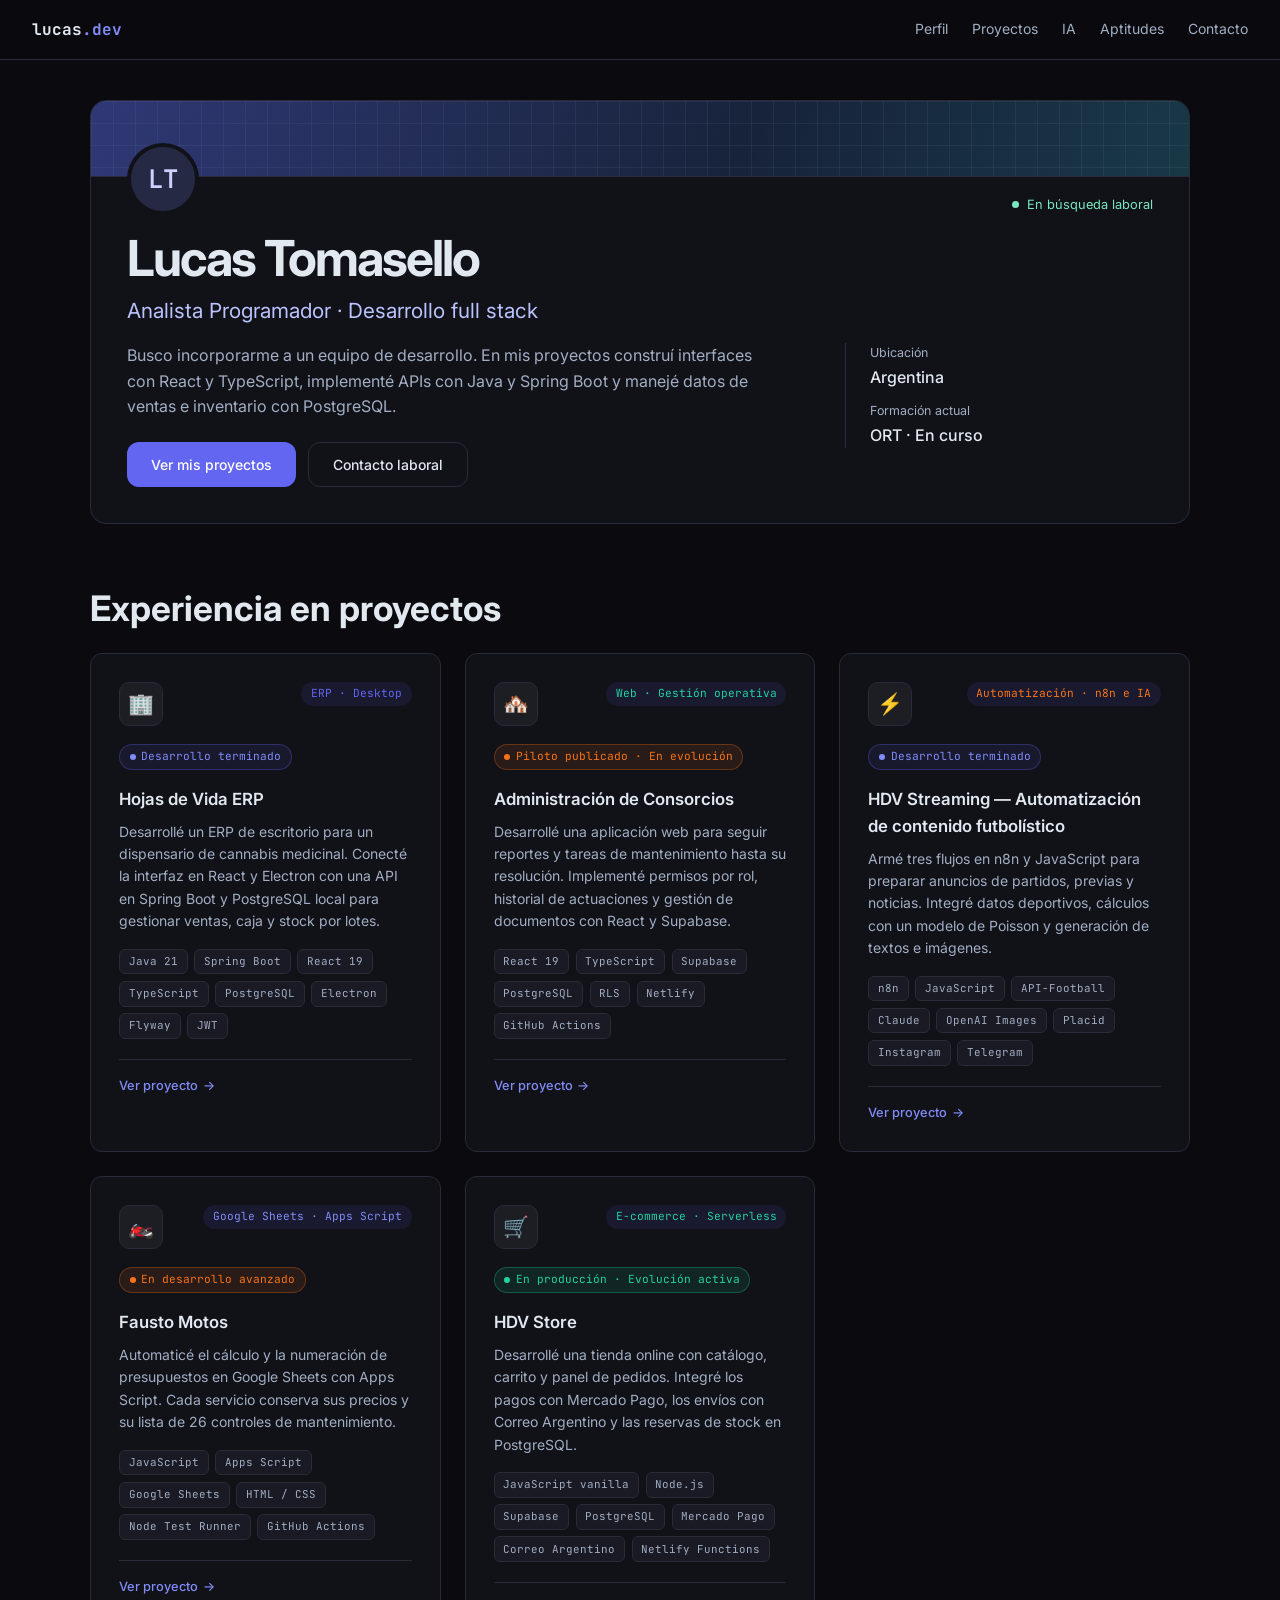
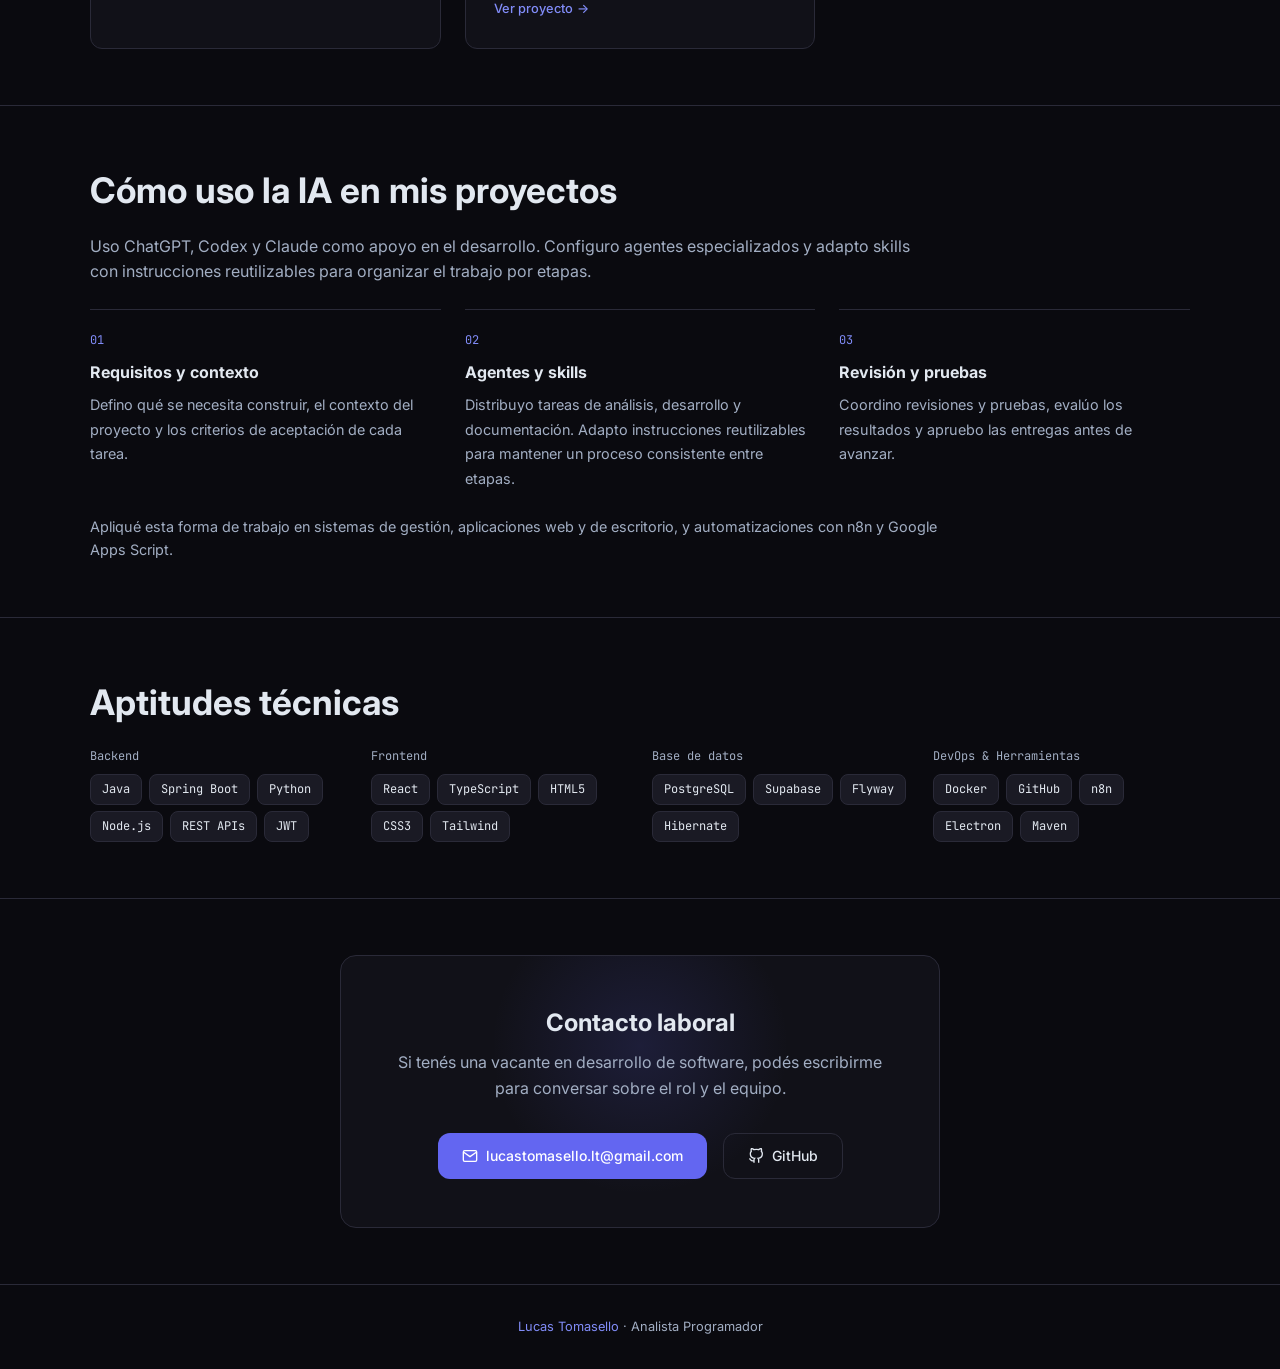
<file: index.html>
<!DOCTYPE html>
<html lang="es">
<head>
  <meta charset="UTF-8" />
  <meta name="viewport" content="width=device-width, initial-scale=1.0" />
  <title>Lucas Tomasello · Analista Programador | Perfil profesional</title>
  <meta name="description" content="Perfil profesional de Lucas Tomasello, Analista Programador en Argentina y estudiante en ORT. Experiencia en desarrollo full stack, aplicaciones de escritorio y automatización." />
  <link rel="preconnect" href="https://fonts.googleapis.com" />
  <link href="https://fonts.googleapis.com/css2?family=Inter:wght@300;400;500;600;700&family=JetBrains+Mono:wght@400;500&display=swap" rel="stylesheet" />
  <style>
    *, *::before, *::after { box-sizing: border-box; margin: 0; padding: 0; }

    :root {
      --bg: #0a0a0f;
      --bg2: #111118;
      --bg3: #1a1a24;
      --border: #2a2a38;
      --accent: #6366f1;
      --accent2: #818cf8;
      --green: #22d3a0;
      --orange: #f97316;
      --pink: #ec4899;
      --text: #e2e8f0;
      --muted: #a2aec3;
      --radius: 12px;
    }

    html { scroll-behavior: smooth; scroll-padding-top: 76px; }
    @media (prefers-reduced-motion: reduce) { html { scroll-behavior: auto; } }

    body {
      font-family: 'Inter', sans-serif;
      background: var(--bg);
      color: var(--text);
      line-height: 1.6;
    }

    nav {
      position: fixed; top: 0; left: 0; right: 0; z-index: 100;
      background: rgba(10, 10, 15, 0.85);
      backdrop-filter: blur(12px);
      border-bottom: 1px solid var(--border);
      padding: 0 2rem;
      height: 60px;
      display: flex; align-items: center; justify-content: space-between;
    }
    .nav-logo { font-weight: 700; font-size: 1rem; color: var(--text); font-family: 'JetBrains Mono', monospace; }
    .nav-logo span { color: var(--accent2); }
    .nav-links { display: flex; gap: 1.5rem; }
    .nav-links a { color: var(--muted); text-decoration: none; font-size: 0.875rem; transition: color .2s; }
    .nav-links a:hover { color: var(--text); }

    main { padding-top: 60px; }
    .profile { padding: 2.5rem 2rem 0; }
    .profile-card { border: 1px solid var(--border); border-radius: 16px; background: var(--bg2); overflow: hidden; }
    .profile-cover {
      height: 76px; border-bottom: 1px solid var(--border);
      background-color: #17233a;
      background-image: linear-gradient(110deg, rgba(99,102,241,.32), transparent 60%, rgba(34,211,160,.12)),
                        linear-gradient(rgba(175,186,220,.08) 1px, transparent 1px),
                        linear-gradient(90deg, rgba(175,186,220,.08) 1px, transparent 1px);
      background-size: auto, 22px 22px, 22px 22px;
    }
    .profile-body { padding: 0 2.25rem 2.25rem; }
    .profile-top { display: flex; align-items: flex-end; justify-content: space-between; gap: 1rem; margin-bottom: 1rem; }
    .monogram {
      display: grid; place-items: center; position: relative; margin-top: -34px; width: 72px; height: 72px;
      border-radius: 50%; border: 4px solid var(--bg2); background: #262943; color: #ced1ff;
      font: 600 1.6rem 'JetBrains Mono', monospace;
    }
    .availability { display: inline-flex; align-items: center; gap: .5rem; color: #79e7bf; font-size: .8rem; }
    .availability::before { content: ''; width: 7px; height: 7px; border-radius: 50%; background: currentColor; }
    h1 { font-size: clamp(2.1rem, 5vw, 3.1rem); font-weight: 700; line-height: 1.12; letter-spacing: -.04em; }
    .headline { margin: .45rem 0 1rem; font-size: clamp(1.05rem, 2.5vw, 1.3rem); color: #bbc3ff; }
    .profile-summary { display: grid; grid-template-columns: minmax(0, 2.2fr) minmax(180px, 1fr); gap: 2.5rem; align-items: start; }
    .profile-intro { color: var(--muted); max-width: 64ch; }
    .profile-facts { border-left: 1px solid var(--border); padding-left: 1.5rem; }
    .profile-facts dt { color: var(--muted); font-size: .78rem; }
    .profile-facts dd { margin: .1rem 0 .7rem; font-weight: 500; }
    .profile-facts dd:last-child { margin-bottom: 0; }
    .profile-actions { display: flex; gap: .75rem; flex-wrap: wrap; margin-top: 1.4rem; }
    .btn {
      display: inline-flex; align-items: center; gap: .5rem;
      padding: .65rem 1.5rem; border-radius: var(--radius);
      font-size: .875rem; font-weight: 500;
      text-decoration: none; transition: all .2s; cursor: pointer; border: none;
    }
    .btn-primary { background: var(--accent); color: #fff; }
    .btn-primary:hover { background: var(--accent2); transform: translateY(-1px); }
    .btn-ghost { background: transparent; color: var(--text); border: 1px solid var(--border); }
    .btn-ghost:hover { border-color: var(--accent); color: var(--accent2); }

    section { padding: 3.5rem 2rem; }
    .container { max-width: 1100px; margin: 0 auto; }
    .section-title { font-size: clamp(1.6rem, 3vw, 2.2rem); font-weight: 700; margin-bottom: 1rem; }

    .projects-grid { display: grid; grid-template-columns: repeat(auto-fill, minmax(320px, 1fr)); gap: 1.5rem; }
    .card {
      background: var(--bg2); border: 1px solid var(--border); border-radius: var(--radius);
      padding: 1.75rem; transition: border-color .2s, transform .2s; position: relative; overflow: hidden;
    }
    .card::before {
      content: ''; position: absolute; top: 0; left: 0; right: 0; height: 2px;
      background: var(--card-color, var(--accent)); opacity: 0; transition: opacity .2s;
    }
    .card:hover { border-color: var(--card-color, var(--accent)); transform: translateY(-2px); }
    .card:hover::before { opacity: 1; }
    .card-header { display: flex; align-items: flex-start; justify-content: space-between; margin-bottom: 1rem; }
    .card-icon {
      width: 44px; height: 44px; border-radius: 10px; display: flex; align-items: center;
      justify-content: center; font-size: 1.3rem; background: rgba(255,255,255,0.05); border: 1px solid var(--border);
    }
    .card-type {
      font-size: .7rem; font-family: 'JetBrains Mono', monospace; color: var(--card-color, var(--accent2));
      background: rgba(99,102,241,0.1); padding: .2rem .6rem; border-radius: 99px;
    }
    .card h3 { font-size: 1.05rem; font-weight: 600; margin-bottom: .5rem; }
    .card h3 a { color: inherit; text-decoration: none; }
    .card h3 a:hover { color: var(--accent2); }
    a:focus-visible { outline: 2px solid var(--accent2); outline-offset: 4px; }
    .card p { color: var(--muted); font-size: .875rem; line-height: 1.6; margin-bottom: 1rem; }
    .card-tags { display: flex; flex-wrap: wrap; gap: .4rem; margin-bottom: 1.25rem; }
    .tag {
      font-size: .68rem; padding: .2rem .55rem; border-radius: 6px;
      background: var(--bg3); border: 1px solid var(--border); color: var(--muted); font-family: 'JetBrains Mono', monospace;
    }
    .card-footer { border-top: 1px solid var(--border); padding-top: 1rem; margin-top: auto; display: flex; gap: .75rem; }
    .card-link {
      font-size: .8rem; color: var(--muted); text-decoration: none;
      display: flex; align-items: center; gap: .3rem; transition: color .2s;
    }
    .card-link:hover { color: var(--accent2); }
    .card-link svg { width: 14px; height: 14px; }
    .card-footer { flex-wrap: wrap; align-items: center; justify-content: space-between; }
    .card-footer .card-link { color: var(--accent2); font-weight: 500; }

    .status {
      display: inline-flex; align-items: center; gap: .35rem; font-size: .7rem;
      font-family: 'JetBrains Mono', monospace; padding: .2rem .6rem; border-radius: 99px; margin-bottom: 1rem;
    }
    .status-dot { width: 6px; height: 6px; border-radius: 50%; }
    .status-prod { background: rgba(34,211,160,0.1); color: var(--green); border: 1px solid rgba(34,211,160,0.3); }
    .status-prod .status-dot { background: var(--green); }
    .status-dev { background: rgba(249,115,22,0.1); color: var(--orange); border: 1px solid rgba(249,115,22,0.3); }
    .status-dev .status-dot { background: var(--orange); }
    .status-done { background: rgba(99,102,241,0.1); color: var(--accent2); border: 1px solid rgba(99,102,241,0.3); }
    .status-done .status-dot { background: var(--accent2); }

    .ai-intro { max-width: 850px; color: var(--muted); margin-bottom: 1.5rem; }
    .ai-workflow { display: grid; grid-template-columns: repeat(3, minmax(0, 1fr)); gap: 1.5rem; list-style: none; counter-reset: ai-step; }
    .ai-workflow li { border-top: 1px solid var(--border); padding-top: 1rem; counter-increment: ai-step; }
    .ai-workflow li::before { content: '0' counter(ai-step); color: var(--accent2); font: .75rem 'JetBrains Mono', monospace; }
    .ai-workflow h3 { font-size: 1rem; margin: .5rem 0; }
    .ai-workflow p { color: var(--muted); font-size: .9rem; line-height: 1.7; }
    .ai-application { color: var(--muted); font-size: .9rem; margin-top: 1.5rem; max-width: 850px; }

    .skills-list { display: grid; grid-template-columns: repeat(auto-fit, minmax(190px, 1fr)); gap: 1.5rem; }
    .skill-group-title { font-size: .75rem; color: var(--muted); font-family: 'JetBrains Mono', monospace; margin-bottom: .5rem; }
    .skill-pills { display: flex; flex-wrap: wrap; gap: .4rem; }
    .skill-pill {
      padding: .3rem .7rem; border-radius: 8px; font-size: .75rem; font-family: 'JetBrains Mono', monospace;
      background: var(--bg3); border: 1px solid var(--border); color: var(--text);
    }

    .contact-box {
      background: var(--bg2); border: 1px solid var(--border); border-radius: 16px; padding: 3rem;
      text-align: center; max-width: 600px; margin: 0 auto; position: relative; overflow: hidden;
    }
    .contact-box::before {
      content: ''; position: absolute; top: -60px; left: 50%; transform: translateX(-50%);
      width: 300px; height: 300px; background: radial-gradient(circle, rgba(99,102,241,0.15) 0%, transparent 70%);
    }
    .contact-box h2 { font-size: 1.5rem; margin-bottom: .5rem; position: relative; }
    .contact-box p { color: var(--muted); margin-bottom: 2rem; position: relative; }
    .contact-links { display: flex; gap: 1rem; justify-content: center; flex-wrap: wrap; position: relative; }

    footer { border-top: 1px solid var(--border); padding: 2rem; text-align: center; color: var(--muted); font-size: .8rem; }
    footer span { color: var(--accent2); }
    .divider { border: none; border-top: 1px solid var(--border); }

    @media (max-width: 640px) {
      .profile { padding: 1rem 1rem 0; }
      .profile-cover { height: 56px; }
      .profile-body { padding: 0 1.2rem 1.5rem; }
      .profile-summary { grid-template-columns: 1fr; gap: 1.25rem; }
      .profile-facts { display: grid; grid-template-columns: auto 1fr; gap: .2rem .8rem; border: 0; padding: 0; }
      .profile-facts dd { margin: 0; font-size: .86rem; }
      nav { padding: 0 1rem; }
      .nav-logo { font-size: .9rem; }
      .nav-links { gap: .5rem; }
      .nav-links a { font-size: .75rem; }
      section { padding: 2.5rem 1rem; }
      .contact-box { padding: 1.5rem 1rem; }
      .contact-links .btn { max-width: 100%; padding-inline: .7rem; }
      .projects-grid { grid-template-columns: 1fr; }
      .ai-workflow { grid-template-columns: 1fr; }
    }
  </style>
</head>
<body>

<nav aria-label="Navegación principal">
  <div class="nav-logo">lucas<span>.dev</span></div>
  <div class="nav-links">
    <a href="#sobre-mi">Perfil</a>
    <a href="#proyectos">Proyectos</a>
    <a href="#uso-ia" aria-label="Cómo uso la inteligencia artificial">IA</a>
    <a href="#aptitudes">Aptitudes</a>
    <a href="#contacto">Contacto</a>
  </div>
</nav>

<main>
<header id="sobre-mi" class="profile">
  <div class="container profile-card">
    <div class="profile-cover" aria-hidden="true"></div>
    <div class="profile-body">
      <div class="profile-top">
        <span class="monogram" aria-hidden="true">LT</span>
        <span class="availability">En búsqueda laboral</span>
      </div>
      <h1>Lucas Tomasello</h1>
      <p class="headline">Analista Programador · Desarrollo full stack</p>
      <div class="profile-summary">
        <div>
          <p class="profile-intro">Busco incorporarme a un equipo de desarrollo. En mis proyectos construí interfaces con React y TypeScript, implementé APIs con Java y Spring Boot y manejé datos de ventas e inventario con PostgreSQL.</p>
          <div class="profile-actions">
            <a href="#proyectos" class="btn btn-primary">Ver mis proyectos</a>
            <a href="#contacto" class="btn btn-ghost">Contacto laboral</a>
          </div>
        </div>
        <dl class="profile-facts">
          <dt>Ubicación</dt>
          <dd>Argentina</dd>
          <dt>Formación actual</dt>
          <dd>ORT · En curso</dd>
        </dl>
      </div>
    </div>
  </div>
</header>

<section id="proyectos">
  <div class="container">
    <h2 class="section-title">Experiencia en proyectos</h2>

    <div class="projects-grid">

      <div class="card" style="--card-color: #6366f1;">
        <div class="card-header">
          <div class="card-icon">🏢</div>
          <span class="card-type">ERP · Desktop</span>
        </div>
        <span class="status status-done"><span class="status-dot"></span>Desarrollo terminado</span>
        <h3><a href="proyectos/hojas-de-vida-erp.html">Hojas de Vida ERP</a></h3>
        <p>Desarrollé un ERP de escritorio para un dispensario de cannabis medicinal. Conecté la interfaz en React y Electron con una API en Spring Boot y PostgreSQL local para gestionar ventas, caja y stock por lotes.</p>
        <div class="card-tags">
          <span class="tag">Java 21</span>
          <span class="tag">Spring Boot</span>
          <span class="tag">React 19</span>
          <span class="tag">TypeScript</span>
          <span class="tag">PostgreSQL</span>
          <span class="tag">Electron</span>
          <span class="tag">Flyway</span>
          <span class="tag">JWT</span>
        </div>
        <div class="card-footer">
          <a href="proyectos/hojas-de-vida-erp.html" class="card-link" aria-label="Ver proyecto Hojas de Vida ERP">Ver proyecto <span aria-hidden="true">→</span></a>
        </div>
      </div>

      <div class="card" style="--card-color: #22d3a0;">
        <div class="card-header">
          <div class="card-icon">🏘️</div>
          <span class="card-type">Web · Gestión operativa</span>
        </div>
        <span class="status status-dev"><span class="status-dot"></span>Piloto publicado · En evolución</span>
        <h3><a href="proyectos/administracion-consorcios.html">Administración de Consorcios</a></h3>
        <p>Desarrollé una aplicación web para seguir reportes y tareas de mantenimiento hasta su resolución. Implementé permisos por rol, historial de actuaciones y gestión de documentos con React y Supabase.</p>
        <div class="card-tags">
          <span class="tag">React 19</span>
          <span class="tag">TypeScript</span>
          <span class="tag">Supabase</span>
          <span class="tag">PostgreSQL</span>
          <span class="tag">RLS</span>
          <span class="tag">Netlify</span>
          <span class="tag">GitHub Actions</span>
        </div>
        <div class="card-footer">
          <a href="proyectos/administracion-consorcios.html" class="card-link" aria-label="Ver proyecto Administración de Consorcios">Ver proyecto <span aria-hidden="true">→</span></a>
        </div>
      </div>

      <div class="card" style="--card-color: #f97316;">
        <div class="card-header">
          <div class="card-icon">⚡</div>
          <span class="card-type">Automatización · n8n e IA</span>
        </div>
        <span class="status status-done"><span class="status-dot"></span>Desarrollo terminado</span>
        <h3><a href="proyectos/hdv-streaming.html">HDV Streaming — Automatización de contenido futbolístico</a></h3>
        <p>Armé tres flujos en n8n y JavaScript para preparar anuncios de partidos, previas y noticias. Integré datos deportivos, cálculos con un modelo de Poisson y generación de textos e imágenes.</p>
        <div class="card-tags">
          <span class="tag">n8n</span>
          <span class="tag">JavaScript</span>
          <span class="tag">API-Football</span>
          <span class="tag">Claude</span>
          <span class="tag">OpenAI Images</span>
          <span class="tag">Placid</span>
          <span class="tag">Instagram</span>
          <span class="tag">Telegram</span>
        </div>
        <div class="card-footer">
          <a href="proyectos/hdv-streaming.html" class="card-link" aria-label="Ver proyecto HDV Streaming">Ver proyecto <span aria-hidden="true">→</span></a>
        </div>
      </div>

      <div class="card" style="--card-color: #818cf8;">
        <div class="card-header">
          <div class="card-icon">🏍️</div>
          <span class="card-type">Google Sheets · Apps Script</span>
        </div>
        <span class="status status-dev"><span class="status-dot"></span>En desarrollo avanzado</span>
        <h3><a href="proyectos/fausto-motos.html">Fausto Motos</a></h3>
        <p>Automaticé el cálculo y la numeración de presupuestos en Google Sheets con Apps Script. Cada servicio conserva sus precios y su lista de 26 controles de mantenimiento.</p>
        <div class="card-tags">
          <span class="tag">JavaScript</span>
          <span class="tag">Apps Script</span>
          <span class="tag">Google Sheets</span>
          <span class="tag">HTML / CSS</span>
          <span class="tag">Node Test Runner</span>
          <span class="tag">GitHub Actions</span>
        </div>
        <div class="card-footer">
          <a href="proyectos/fausto-motos.html" class="card-link" aria-label="Ver proyecto Fausto Motos">Ver proyecto <span aria-hidden="true">→</span></a>
        </div>
      </div>

      <div class="card" style="--card-color: #22d3a0;">
        <div class="card-header">
          <div class="card-icon">🛒</div>
          <span class="card-type">E-commerce · Serverless</span>
        </div>
        <span class="status status-prod"><span class="status-dot"></span>En producción · Evolución activa</span>
        <h3><a href="proyectos/hdv-store.html">HDV Store</a></h3>
        <p>Desarrollé una tienda online con catálogo, carrito y panel de pedidos. Integré los pagos con Mercado Pago, los envíos con Correo Argentino y las reservas de stock en PostgreSQL.</p>
        <div class="card-tags">
          <span class="tag">JavaScript vanilla</span>
          <span class="tag">Node.js</span>
          <span class="tag">Supabase</span>
          <span class="tag">PostgreSQL</span>
          <span class="tag">Mercado Pago</span>
          <span class="tag">Correo Argentino</span>
          <span class="tag">Netlify Functions</span>
        </div>
        <div class="card-footer">
          <a href="proyectos/hdv-store.html" class="card-link" aria-label="Ver proyecto HDV Store">Ver proyecto <span aria-hidden="true">→</span></a>
        </div>
      </div>

    </div>
  </div>
</section>

<hr class="divider" />

<section id="uso-ia" aria-labelledby="titulo-uso-ia">
  <div class="container">
    <h2 id="titulo-uso-ia" class="section-title">Cómo uso la IA en mis proyectos</h2>
    <p class="ai-intro">Uso ChatGPT, Codex y Claude como apoyo en el desarrollo. Configuro agentes especializados y adapto skills con instrucciones reutilizables para organizar el trabajo por etapas.</p>
    <ol class="ai-workflow">
      <li>
        <h3>Requisitos y contexto</h3>
        <p>Defino qué se necesita construir, el contexto del proyecto y los criterios de aceptación de cada tarea.</p>
      </li>
      <li>
        <h3>Agentes y skills</h3>
        <p>Distribuyo tareas de análisis, desarrollo y documentación. Adapto instrucciones reutilizables para mantener un proceso consistente entre etapas.</p>
      </li>
      <li>
        <h3>Revisión y pruebas</h3>
        <p>Coordino revisiones y pruebas, evalúo los resultados y apruebo las entregas antes de avanzar.</p>
      </li>
    </ol>
    <p class="ai-application">Apliqué esta forma de trabajo en sistemas de gestión, aplicaciones web y de escritorio, y automatizaciones con n8n y Google Apps Script.</p>
  </div>
</section>

<hr class="divider" />

<section id="aptitudes">
  <div class="container">
    <h2 class="section-title">Aptitudes técnicas</h2>
    <div class="skills-list">
        <div class="skill-group">
          <p class="skill-group-title">Backend</p>
          <div class="skill-pills">
            <span class="skill-pill">Java</span>
            <span class="skill-pill">Spring Boot</span>
            <span class="skill-pill">Python</span>
            <span class="skill-pill">Node.js</span>
            <span class="skill-pill">REST APIs</span>
            <span class="skill-pill">JWT</span>
          </div>
        </div>
        <div class="skill-group">
          <p class="skill-group-title">Frontend</p>
          <div class="skill-pills">
            <span class="skill-pill">React</span>
            <span class="skill-pill">TypeScript</span>
            <span class="skill-pill">HTML5</span>
            <span class="skill-pill">CSS3</span>
            <span class="skill-pill">Tailwind</span>
          </div>
        </div>
        <div class="skill-group">
          <p class="skill-group-title">Base de datos</p>
          <div class="skill-pills">
            <span class="skill-pill">PostgreSQL</span>
            <span class="skill-pill">Supabase</span>
            <span class="skill-pill">Flyway</span>
            <span class="skill-pill">Hibernate</span>
          </div>
        </div>
        <div class="skill-group">
          <p class="skill-group-title">DevOps & Herramientas</p>
          <div class="skill-pills">
            <span class="skill-pill">Docker</span>
            <span class="skill-pill">GitHub</span>
            <span class="skill-pill">n8n</span>
            <span class="skill-pill">Electron</span>
            <span class="skill-pill">Maven</span>
          </div>
        </div>
    </div>
  </div>
</section>

<hr class="divider" />

<section id="contacto">
  <div class="container">
    <div class="contact-box">
      <h2>Contacto laboral</h2>
      <p>Si tenés una vacante en desarrollo de software, podés escribirme para conversar sobre el rol y el equipo.</p>
      <div class="contact-links">
        <a href="mailto:lucastomasello.lt@gmail.com?subject=Oportunidad%20laboral" class="btn btn-primary">
          <svg width="16" height="16" viewBox="0 0 24 24" fill="none" stroke="currentColor" stroke-width="2"><path d="M4 4h16c1.1 0 2 .9 2 2v12c0 1.1-.9 2-2 2H4c-1.1 0-2-.9-2-2V6c0-1.1.9-2 2-2z"/><polyline points="22,6 12,13 2,6"/></svg>
          lucastomasello.lt@gmail.com
        </a>
        <a href="https://github.com/LucasT27" target="_blank" class="btn btn-ghost">
          <svg width="16" height="16" viewBox="0 0 24 24" fill="none" stroke="currentColor" stroke-width="2"><path d="M9 19c-5 1.5-5-2.5-7-3m14 6v-3.87a3.37 3.37 0 0 0-.94-2.61c3.14-.35 6.44-1.54 6.44-7A5.44 5.44 0 0 0 20 4.77 5.07 5.07 0 0 0 19.91 1S18.73.65 16 2.48a13.38 13.38 0 0 0-7 0C6.27.65 5.09 1 5.09 1A5.07 5.07 0 0 0 5 4.77a5.44 5.44 0 0 0-1.5 3.78c0 5.42 3.3 6.61 6.44 7A3.37 3.37 0 0 0 9 18.13V22"/></svg>
          GitHub
        </a>
      </div>
    </div>
  </div>
</section>

</main>

<footer>
  <p><span>Lucas Tomasello</span> · Analista Programador</p>
</footer>

</body>
</html>
</file>
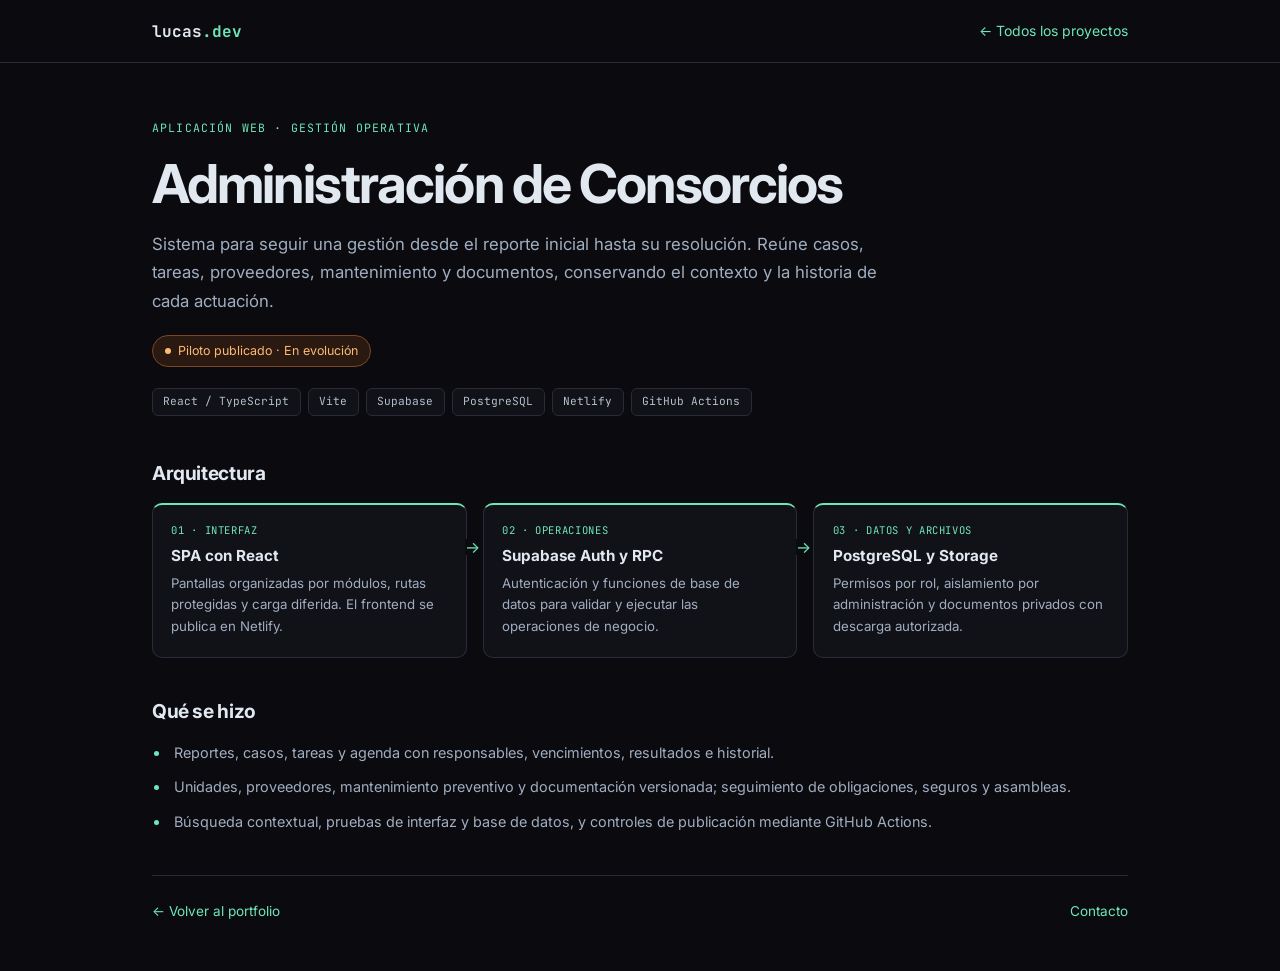
<file: proyectos/administracion-consorcios.html>
<!DOCTYPE html>
<html lang="es">
<head>
  <meta charset="UTF-8" />
  <meta name="viewport" content="width=device-width, initial-scale=1.0" />
  <title>Administración de Consorcios — Lucas Tomasello</title>
  <meta name="description" content="Sistema para seguir una gestión desde el reporte inicial hasta su resolución. Reúne casos, tareas, proveedores, mantenimiento y documentos, conservando el contexto y la historia de cada actuación." />
  <link rel="preconnect" href="https://fonts.googleapis.com" />
  <link href="https://fonts.googleapis.com/css2?family=Inter:wght@400;500;600;700&amp;family=JetBrains+Mono:wght@400;500&amp;display=swap" rel="stylesheet" />
  <link rel="stylesheet" href="../assets/proyecto.css?v=20261102" />
</head>
<body style="--accent: #6ee7b7;">
  <a class="skip-link" href="#contenido">Saltar al contenido</a>
  <header class="site-header">
    <nav class="site-nav" aria-label="Navegación principal">
      <a class="brand" href="../index.html" aria-label="Lucas Tomasello, inicio">lucas<span>.dev</span></a>
      <a class="back-link" href="../index.html#proyectos">← Todos los proyectos</a>
    </nav>
  </header>
  <main id="contenido">
    <header class="project-header">
      <p class="eyebrow">Aplicación web · Gestión operativa</p>
      <h1>Administración de Consorcios</h1>
      <p class="lead">Sistema para seguir una gestión desde el reporte inicial hasta su resolución. Reúne casos, tareas, proveedores, mantenimiento y documentos, conservando el contexto y la historia de cada actuación.</p>
      <div class="meta">
        <span class="status status-dev">Piloto publicado · En evolución</span>
      </div>
      <ul class="tags" aria-label="Tecnologías"><li>React / TypeScript</li><li>Vite</li><li>Supabase</li><li>PostgreSQL</li><li>Netlify</li><li>GitHub Actions</li></ul>
    </header>
    <section class="architecture-section" aria-labelledby="arquitectura">
      <h2 id="arquitectura">Arquitectura</h2>
      <ol class="architecture">
        <li><span class="step">01 · Interfaz</span><h3>SPA con React</h3><p>Pantallas organizadas por módulos, rutas protegidas y carga diferida. El frontend se publica en Netlify.</p></li>
        <li><span class="step">02 · Operaciones</span><h3>Supabase Auth y RPC</h3><p>Autenticación y funciones de base de datos para validar y ejecutar las operaciones de negocio.</p></li>
        <li><span class="step">03 · Datos y archivos</span><h3>PostgreSQL y Storage</h3><p>Permisos por rol, aislamiento por administración y documentos privados con descarga autorizada.</p></li>
      </ol>
    </section>
    <section class="work-section" aria-labelledby="trabajo">
      <h2 id="trabajo">Qué se hizo</h2>
      <ul class="work-list">
        <li>Reportes, casos, tareas y agenda con responsables, vencimientos, resultados e historial.</li>
        <li>Unidades, proveedores, mantenimiento preventivo y documentación versionada; seguimiento de obligaciones, seguros y asambleas.</li>
        <li>Búsqueda contextual, pruebas de interfaz y base de datos, y controles de publicación mediante GitHub Actions.</li>
      </ul>
    </section>
    <footer class="project-footer">
      <a href="../index.html#proyectos">← Volver al portfolio</a>
      <a href="../index.html#contacto">Contacto</a>
    </footer>
  </main>
</body>
</html>
</file>
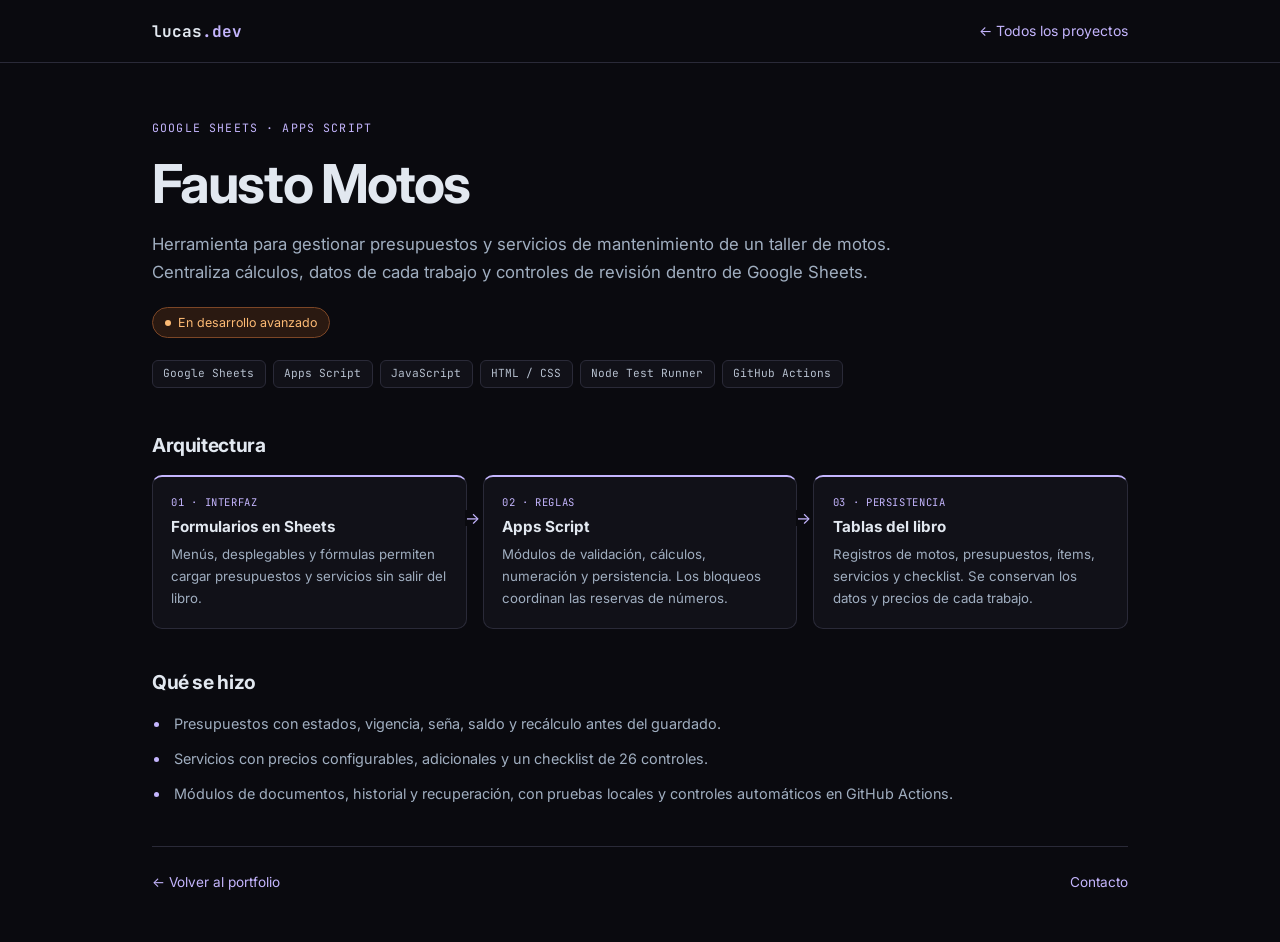
<file: proyectos/fausto-motos.html>
<!DOCTYPE html>
<html lang="es">
<head>
  <meta charset="UTF-8" />
  <meta name="viewport" content="width=device-width, initial-scale=1.0" />
  <title>Fausto Motos — Lucas Tomasello</title>
  <meta name="description" content="Herramienta para gestionar presupuestos y servicios de mantenimiento de un taller de motos. Centraliza cálculos, datos de cada trabajo y controles de revisión dentro de Google Sheets." />
  <link rel="preconnect" href="https://fonts.googleapis.com" />
  <link href="https://fonts.googleapis.com/css2?family=Inter:wght@400;500;600;700&amp;family=JetBrains+Mono:wght@400;500&amp;display=swap" rel="stylesheet" />
  <link rel="stylesheet" href="../assets/proyecto.css?v=20261102" />
</head>
<body style="--accent: #c4b5fd;">
  <a class="skip-link" href="#contenido">Saltar al contenido</a>
  <header class="site-header">
    <nav class="site-nav" aria-label="Navegación principal">
      <a class="brand" href="../index.html" aria-label="Lucas Tomasello, inicio">lucas<span>.dev</span></a>
      <a class="back-link" href="../index.html#proyectos">← Todos los proyectos</a>
    </nav>
  </header>
  <main id="contenido">
    <header class="project-header">
      <p class="eyebrow">Google Sheets · Apps Script</p>
      <h1>Fausto Motos</h1>
      <p class="lead">Herramienta para gestionar presupuestos y servicios de mantenimiento de un taller de motos. Centraliza cálculos, datos de cada trabajo y controles de revisión dentro de Google Sheets.</p>
      <div class="meta">
        <span class="status status-dev">En desarrollo avanzado</span>
      </div>
      <ul class="tags" aria-label="Tecnologías"><li>Google Sheets</li><li>Apps Script</li><li>JavaScript</li><li>HTML / CSS</li><li>Node Test Runner</li><li>GitHub Actions</li></ul>
    </header>
    <section class="architecture-section" aria-labelledby="arquitectura">
      <h2 id="arquitectura">Arquitectura</h2>
      <ol class="architecture">
        <li><span class="step">01 · Interfaz</span><h3>Formularios en Sheets</h3><p>Menús, desplegables y fórmulas permiten cargar presupuestos y servicios sin salir del libro.</p></li>
        <li><span class="step">02 · Reglas</span><h3>Apps Script</h3><p>Módulos de validación, cálculos, numeración y persistencia. Los bloqueos coordinan las reservas de números.</p></li>
        <li><span class="step">03 · Persistencia</span><h3>Tablas del libro</h3><p>Registros de motos, presupuestos, ítems, servicios y checklist. Se conservan los datos y precios de cada trabajo.</p></li>
      </ol>
    </section>
    <section class="work-section" aria-labelledby="trabajo">
      <h2 id="trabajo">Qué se hizo</h2>
      <ul class="work-list">
        <li>Presupuestos con estados, vigencia, seña, saldo y recálculo antes del guardado.</li>
        <li>Servicios con precios configurables, adicionales y un checklist de 26 controles.</li>
        <li>Módulos de documentos, historial y recuperación, con pruebas locales y controles automáticos en GitHub Actions.</li>
      </ul>
    </section>
    <footer class="project-footer">
      <a href="../index.html#proyectos">← Volver al portfolio</a>
      <a href="../index.html#contacto">Contacto</a>
    </footer>
  </main>
</body>
</html>
</file>
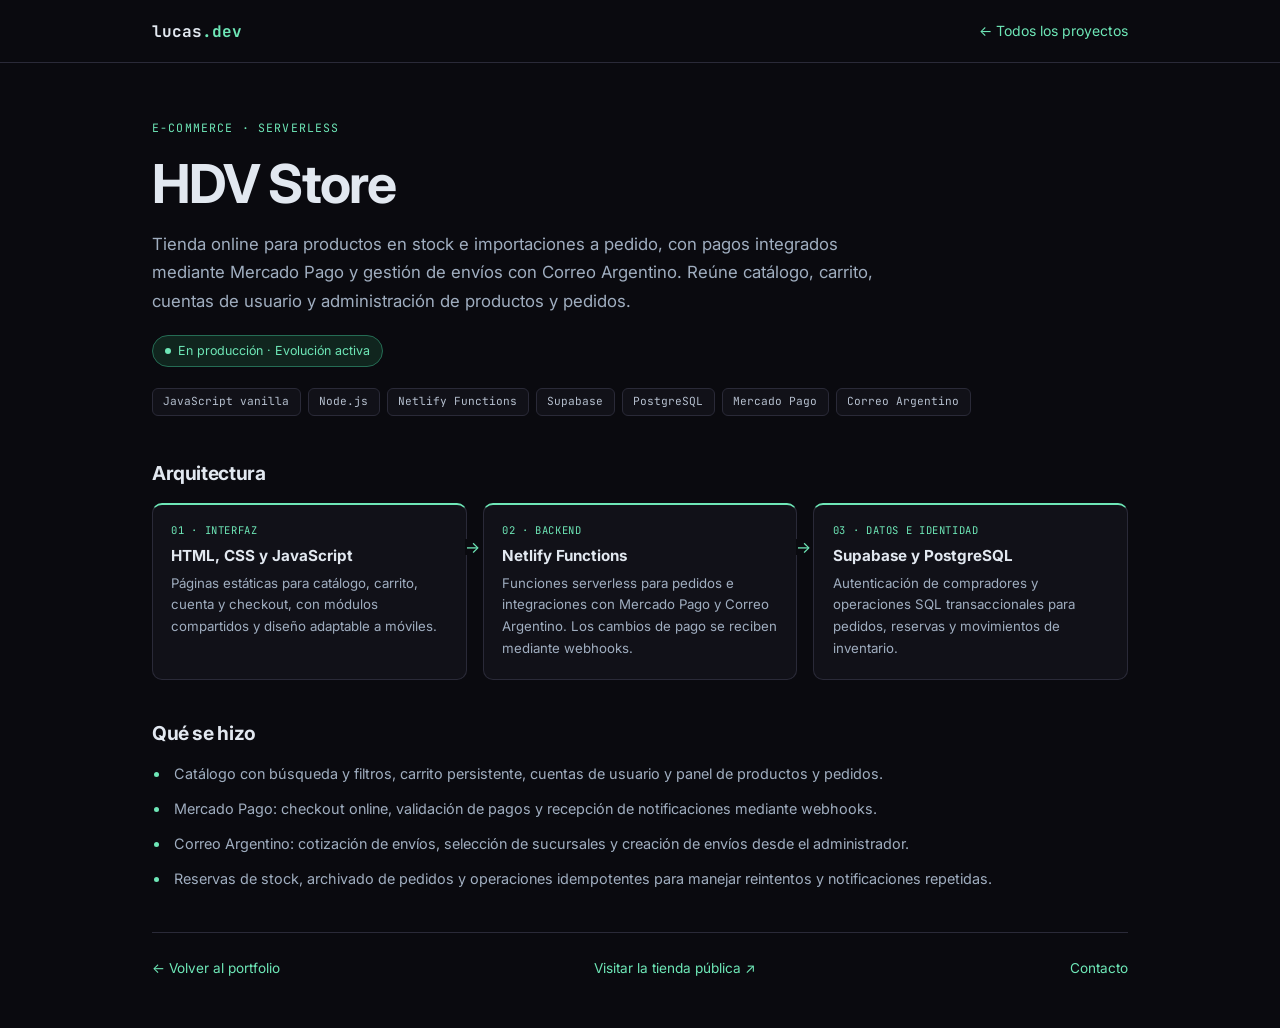
<file: proyectos/hdv-store.html>
<!DOCTYPE html>
<html lang="es">
<head>
  <meta charset="UTF-8" />
  <meta name="viewport" content="width=device-width, initial-scale=1.0" />
  <title>HDV Store — Lucas Tomasello</title>
  <meta name="description" content="Tienda online para productos en stock e importaciones a pedido, con pagos integrados mediante Mercado Pago y gestión de envíos con Correo Argentino. Reúne catálogo, carrito, cuentas de usuario y administración de productos y pedidos." />
  <link rel="preconnect" href="https://fonts.googleapis.com" />
  <link href="https://fonts.googleapis.com/css2?family=Inter:wght@400;500;600;700&amp;family=JetBrains+Mono:wght@400;500&amp;display=swap" rel="stylesheet" />
  <link rel="stylesheet" href="../assets/proyecto.css?v=20261102" />
</head>
<body style="--accent: #6ee7b7;">
  <a class="skip-link" href="#contenido">Saltar al contenido</a>
  <header class="site-header">
    <nav class="site-nav" aria-label="Navegación principal">
      <a class="brand" href="../index.html" aria-label="Lucas Tomasello, inicio">lucas<span>.dev</span></a>
      <a class="back-link" href="../index.html#proyectos">← Todos los proyectos</a>
    </nav>
  </header>
  <main id="contenido">
    <header class="project-header">
      <p class="eyebrow">E-commerce · Serverless</p>
      <h1>HDV Store</h1>
      <p class="lead">Tienda online para productos en stock e importaciones a pedido, con pagos integrados mediante Mercado Pago y gestión de envíos con Correo Argentino. Reúne catálogo, carrito, cuentas de usuario y administración de productos y pedidos.</p>
      <div class="meta">
        <span class="status status-prod">En producción · Evolución activa</span>
      </div>
      <ul class="tags" aria-label="Tecnologías"><li>JavaScript vanilla</li><li>Node.js</li><li>Netlify Functions</li><li>Supabase</li><li>PostgreSQL</li><li>Mercado Pago</li><li>Correo Argentino</li></ul>
    </header>
    <section class="architecture-section" aria-labelledby="arquitectura">
      <h2 id="arquitectura">Arquitectura</h2>
      <ol class="architecture">
        <li><span class="step">01 · Interfaz</span><h3>HTML, CSS y JavaScript</h3><p>Páginas estáticas para catálogo, carrito, cuenta y checkout, con módulos compartidos y diseño adaptable a móviles.</p></li>
        <li><span class="step">02 · Backend</span><h3>Netlify Functions</h3><p>Funciones serverless para pedidos e integraciones con Mercado Pago y Correo Argentino. Los cambios de pago se reciben mediante webhooks.</p></li>
        <li><span class="step">03 · Datos e identidad</span><h3>Supabase y PostgreSQL</h3><p>Autenticación de compradores y operaciones SQL transaccionales para pedidos, reservas y movimientos de inventario.</p></li>
      </ol>
    </section>
    <section class="work-section" aria-labelledby="trabajo">
      <h2 id="trabajo">Qué se hizo</h2>
      <ul class="work-list">
        <li>Catálogo con búsqueda y filtros, carrito persistente, cuentas de usuario y panel de productos y pedidos.</li>
        <li>Mercado Pago: checkout online, validación de pagos y recepción de notificaciones mediante webhooks.</li>
        <li>Correo Argentino: cotización de envíos, selección de sucursales y creación de envíos desde el administrador.</li>
        <li>Reservas de stock, archivado de pedidos y operaciones idempotentes para manejar reintentos y notificaciones repetidas.</li>
      </ul>
    </section>
    <footer class="project-footer">
      <a href="../index.html#proyectos">← Volver al portfolio</a>
      <a href="https://hdvstore.com.ar/" target="_blank" rel="noopener noreferrer">Visitar la tienda pública ↗</a>
      <a href="../index.html#contacto">Contacto</a>
    </footer>
  </main>
</body>
</html>
</file>
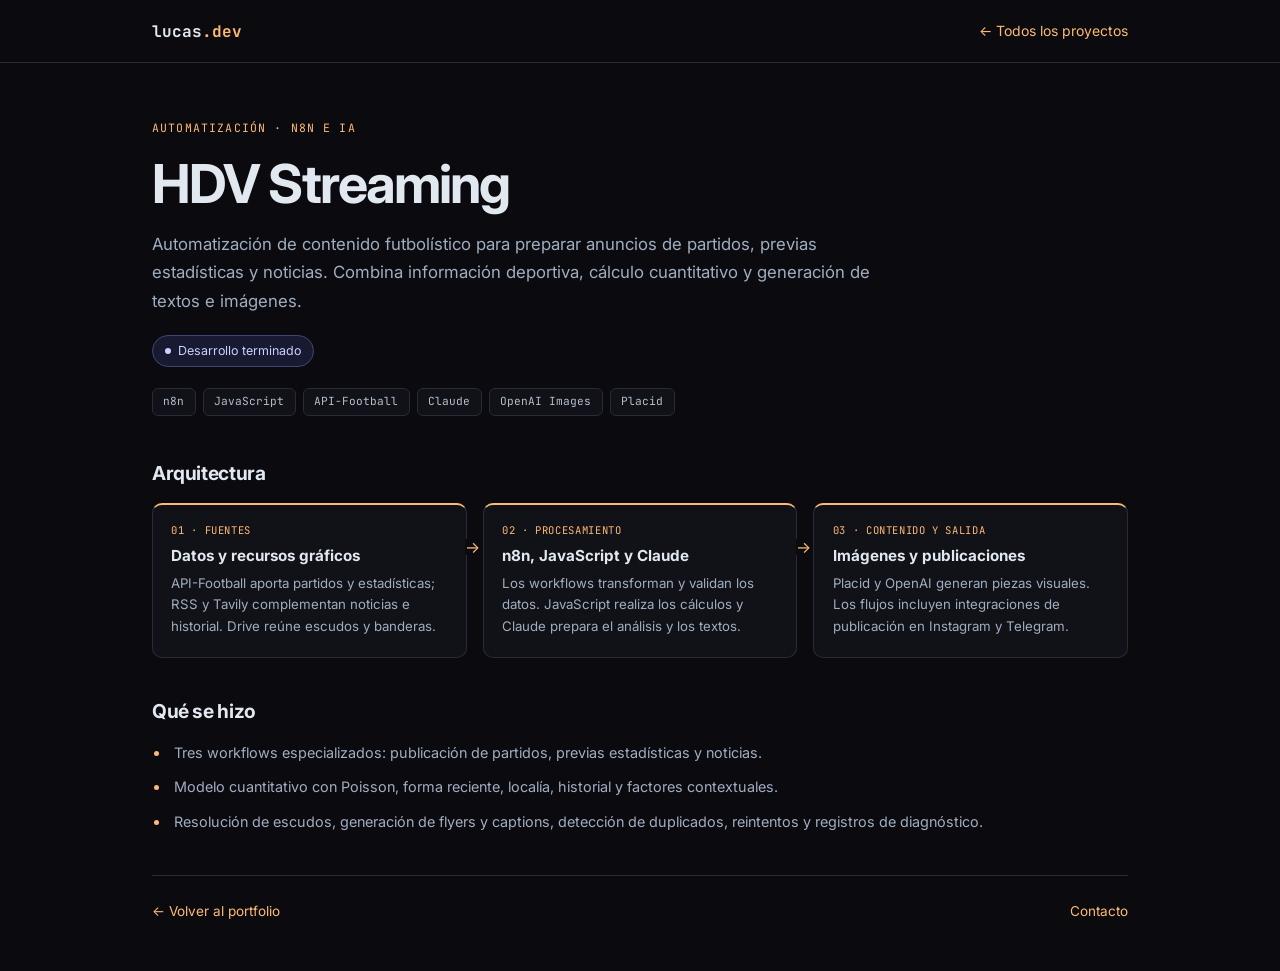
<file: proyectos/hdv-streaming.html>
<!DOCTYPE html>
<html lang="es">
<head>
  <meta charset="UTF-8" />
  <meta name="viewport" content="width=device-width, initial-scale=1.0" />
  <title>HDV Streaming — Lucas Tomasello</title>
  <meta name="description" content="Automatización de contenido futbolístico para preparar anuncios de partidos, previas estadísticas y noticias. Combina información deportiva, cálculo cuantitativo y generación de textos e imágenes." />
  <link rel="preconnect" href="https://fonts.googleapis.com" />
  <link href="https://fonts.googleapis.com/css2?family=Inter:wght@400;500;600;700&amp;family=JetBrains+Mono:wght@400;500&amp;display=swap" rel="stylesheet" />
  <link rel="stylesheet" href="../assets/proyecto.css?v=20261102" />
</head>
<body style="--accent: #fdba74;">
  <a class="skip-link" href="#contenido">Saltar al contenido</a>
  <header class="site-header">
    <nav class="site-nav" aria-label="Navegación principal">
      <a class="brand" href="../index.html" aria-label="Lucas Tomasello, inicio">lucas<span>.dev</span></a>
      <a class="back-link" href="../index.html#proyectos">← Todos los proyectos</a>
    </nav>
  </header>
  <main id="contenido">
    <header class="project-header">
      <p class="eyebrow">Automatización · n8n e IA</p>
      <h1>HDV Streaming</h1>
      <p class="lead">Automatización de contenido futbolístico para preparar anuncios de partidos, previas estadísticas y noticias. Combina información deportiva, cálculo cuantitativo y generación de textos e imágenes.</p>
      <div class="meta">
        <span class="status ">Desarrollo terminado</span>
      </div>
      <ul class="tags" aria-label="Tecnologías"><li>n8n</li><li>JavaScript</li><li>API-Football</li><li>Claude</li><li>OpenAI Images</li><li>Placid</li></ul>
    </header>
    <section class="architecture-section" aria-labelledby="arquitectura">
      <h2 id="arquitectura">Arquitectura</h2>
      <ol class="architecture">
        <li><span class="step">01 · Fuentes</span><h3>Datos y recursos gráficos</h3><p>API-Football aporta partidos y estadísticas; RSS y Tavily complementan noticias e historial. Drive reúne escudos y banderas.</p></li>
        <li><span class="step">02 · Procesamiento</span><h3>n8n, JavaScript y Claude</h3><p>Los workflows transforman y validan los datos. JavaScript realiza los cálculos y Claude prepara el análisis y los textos.</p></li>
        <li><span class="step">03 · Contenido y salida</span><h3>Imágenes y publicaciones</h3><p>Placid y OpenAI generan piezas visuales. Los flujos incluyen integraciones de publicación en Instagram y Telegram.</p></li>
      </ol>
    </section>
    <section class="work-section" aria-labelledby="trabajo">
      <h2 id="trabajo">Qué se hizo</h2>
      <ul class="work-list">
        <li>Tres workflows especializados: publicación de partidos, previas estadísticas y noticias.</li>
        <li>Modelo cuantitativo con Poisson, forma reciente, localía, historial y factores contextuales.</li>
        <li>Resolución de escudos, generación de flyers y captions, detección de duplicados, reintentos y registros de diagnóstico.</li>
      </ul>
    </section>
    <footer class="project-footer">
      <a href="../index.html#proyectos">← Volver al portfolio</a>
      <a href="../index.html#contacto">Contacto</a>
    </footer>
  </main>
</body>
</html>
</file>
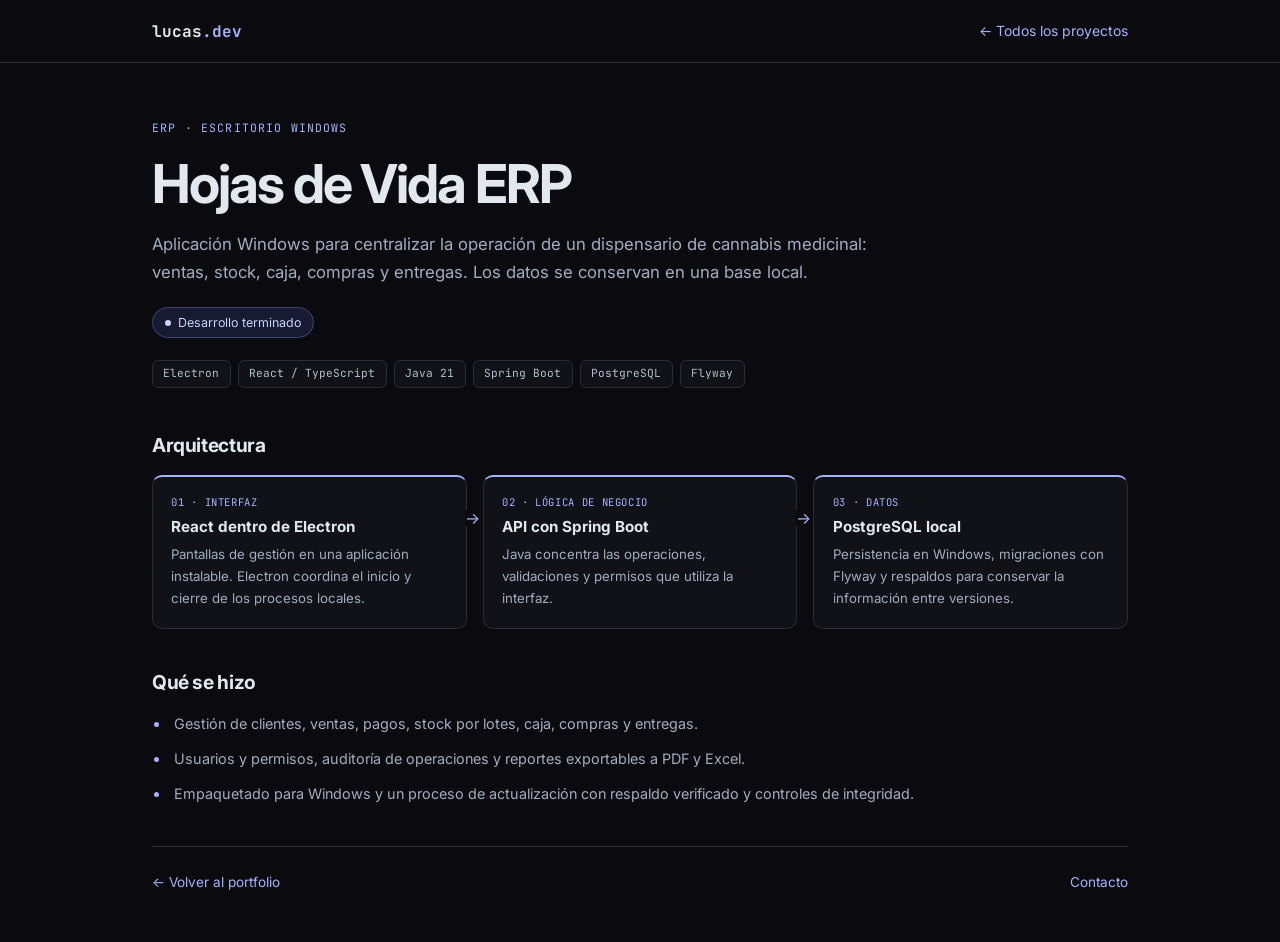
<file: proyectos/hojas-de-vida-erp.html>
<!DOCTYPE html>
<html lang="es">
<head>
  <meta charset="UTF-8" />
  <meta name="viewport" content="width=device-width, initial-scale=1.0" />
  <title>Hojas de Vida ERP — Lucas Tomasello</title>
  <meta name="description" content="Aplicación Windows para centralizar la operación de un dispensario de cannabis medicinal: ventas, stock, caja, compras y entregas. Los datos se conservan en una base local." />
  <link rel="preconnect" href="https://fonts.googleapis.com" />
  <link href="https://fonts.googleapis.com/css2?family=Inter:wght@400;500;600;700&amp;family=JetBrains+Mono:wght@400;500&amp;display=swap" rel="stylesheet" />
  <link rel="stylesheet" href="../assets/proyecto.css?v=20261102" />
</head>
<body style="--accent: #a5b4fc;">
  <a class="skip-link" href="#contenido">Saltar al contenido</a>
  <header class="site-header">
    <nav class="site-nav" aria-label="Navegación principal">
      <a class="brand" href="../index.html" aria-label="Lucas Tomasello, inicio">lucas<span>.dev</span></a>
      <a class="back-link" href="../index.html#proyectos">← Todos los proyectos</a>
    </nav>
  </header>
  <main id="contenido">
    <header class="project-header">
      <p class="eyebrow">ERP · Escritorio Windows</p>
      <h1>Hojas de Vida ERP</h1>
      <p class="lead">Aplicación Windows para centralizar la operación de un dispensario de cannabis medicinal: ventas, stock, caja, compras y entregas. Los datos se conservan en una base local.</p>
      <div class="meta">
        <span class="status ">Desarrollo terminado</span>
      </div>
      <ul class="tags" aria-label="Tecnologías"><li>Electron</li><li>React / TypeScript</li><li>Java 21</li><li>Spring Boot</li><li>PostgreSQL</li><li>Flyway</li></ul>
    </header>
    <section class="architecture-section" aria-labelledby="arquitectura">
      <h2 id="arquitectura">Arquitectura</h2>
      <ol class="architecture">
        <li><span class="step">01 · Interfaz</span><h3>React dentro de Electron</h3><p>Pantallas de gestión en una aplicación instalable. Electron coordina el inicio y cierre de los procesos locales.</p></li>
        <li><span class="step">02 · Lógica de negocio</span><h3>API con Spring Boot</h3><p>Java concentra las operaciones, validaciones y permisos que utiliza la interfaz.</p></li>
        <li><span class="step">03 · Datos</span><h3>PostgreSQL local</h3><p>Persistencia en Windows, migraciones con Flyway y respaldos para conservar la información entre versiones.</p></li>
      </ol>
    </section>
    <section class="work-section" aria-labelledby="trabajo">
      <h2 id="trabajo">Qué se hizo</h2>
      <ul class="work-list">
        <li>Gestión de clientes, ventas, pagos, stock por lotes, caja, compras y entregas.</li>
        <li>Usuarios y permisos, auditoría de operaciones y reportes exportables a PDF y Excel.</li>
        <li>Empaquetado para Windows y un proceso de actualización con respaldo verificado y controles de integridad.</li>
      </ul>
    </section>
    <footer class="project-footer">
      <a href="../index.html#proyectos">← Volver al portfolio</a>
      <a href="../index.html#contacto">Contacto</a>
    </footer>
  </main>
</body>
</html>
</file>
<file: assets/proyecto.css>
* { box-sizing: border-box; }
:root { color-scheme: dark; --bg: #0a0a0f; --surface: #111118; --border: #2a2a38; --text: #e2e8f0; --muted: #a0aec0; --accent: #a5b4fc; }
body { margin: 0; background: var(--bg); color: var(--text); font: 1rem/1.7 'Inter', system-ui, sans-serif; }
a { color: var(--accent); text-underline-offset: .25em; }
a:hover { color: #fff; }
a:focus-visible { outline: 2px solid var(--accent); outline-offset: 5px; border-radius: 3px; }
.skip-link { position: absolute; top: -5rem; left: 1rem; padding: .5rem 1rem; background: var(--surface); z-index: 1; }
.skip-link:focus { top: .5rem; }
.site-header { border-bottom: 1px solid var(--border); }
.site-nav { max-width: 1040px; margin: auto; padding: 1.1rem 2rem; display: flex; align-items: center; justify-content: space-between; gap: 1rem; }
.brand { font-weight: 700; color: var(--text); text-decoration: none; font-family: 'JetBrains Mono', monospace; }
.brand span { color: var(--accent); }
.back-link { font-size: .875rem; text-decoration: none; }
main { max-width: 1040px; margin: auto; padding: 3.5rem 2rem 3rem; }
.eyebrow { color: var(--accent); font: .72rem/1.6 'JetBrains Mono', monospace; letter-spacing: .1em; text-transform: uppercase; margin: 0 0 1rem; }
h1 { font-size: clamp(2rem, 5vw, 3.35rem); line-height: 1.12; letter-spacing: -.035em; max-width: 850px; margin: 0 0 1rem; }
.lead { max-width: 750px; margin: 0 0 1.25rem; color: var(--muted); font-size: 1.05rem; }
.meta { display: flex; gap: .65rem 1rem; align-items: center; flex-wrap: wrap; margin-bottom: 1.35rem; font-size: .78rem; }
.status { display: inline-flex; align-items: center; gap: .45rem; padding: .25rem .75rem; border: 1px solid #3e4772; border-radius: 99px; color: #c7d2fe; background: #171a30; }
.status::before { content: ''; width: 6px; height: 6px; border-radius: 50%; background: currentColor; flex-shrink: 0; }
.status-dev { background: #2a1911; border-color: #7c4626; color: #fdba74; }
.status-prod { background: #10251e; border-color: #256c54; color: #6ee7b7; }
.tags { display: flex; gap: .45rem; flex-wrap: wrap; list-style: none; padding: 0; margin: 0; }
.tags li { padding: .25rem .65rem; border: 1px solid var(--border); background: var(--surface); border-radius: 6px; color: #b5bfce; font: .7rem/1.6 'JetBrains Mono', monospace; }
.architecture-section { margin-top: 2.75rem; }
h2 { font-size: 1.2rem; line-height: 1.4; margin: 0 0 1rem; letter-spacing: -.02em; }
.architecture { padding: 0; margin: 0; list-style: none; display: grid; grid-template-columns: repeat(3, minmax(0, 1fr)); gap: 1rem; }
.architecture li { border: 1px solid var(--border); border-top: 2px solid var(--accent); border-radius: 10px; background: var(--surface); padding: 1.15rem; position: relative; min-width: 0; }
.architecture li:not(:last-child)::after { content: '→'; position: absolute; right: -.9rem; top: 2.1rem; color: var(--accent); background: var(--bg); line-height: 1; z-index: 1; }
.step { color: var(--accent); font: .66rem/1.5 'JetBrains Mono', monospace; text-transform: uppercase; letter-spacing: .06em; display: block; margin-bottom: .35rem; }
.architecture h3 { margin: 0 0 .4rem; font-size: .95rem; line-height: 1.4; }
.architecture p { margin: 0; color: var(--muted); font-size: .83rem; line-height: 1.65; }
.work-section { margin-top: 2.5rem; }
.work-list { padding-left: 1.1rem; margin: 0; color: var(--muted); font-size: .9rem; }
.work-list li { padding-left: .3rem; margin-bottom: .65rem; }
.work-list li::marker { color: var(--accent); }
.project-footer { display: flex; flex-wrap: wrap; gap: 1rem; justify-content: space-between; border-top: 1px solid var(--border); padding-top: 1.5rem; margin-top: 2.5rem; font-size: .85rem; }
.project-footer a { text-decoration: none; }
@media (max-width: 640px) {
  .site-nav { padding: 1rem 1.25rem; }
  main { padding: 2.5rem 1.25rem 2rem; }
  .architecture { grid-template-columns: 1fr; gap: .9rem; }
  .architecture li:not(:last-child)::after { content: '↓'; top: auto; bottom: -.8rem; left: 50%; right: auto; }
}
@media (prefers-reduced-motion: reduce) { html { scroll-behavior: auto; } }
</file>
